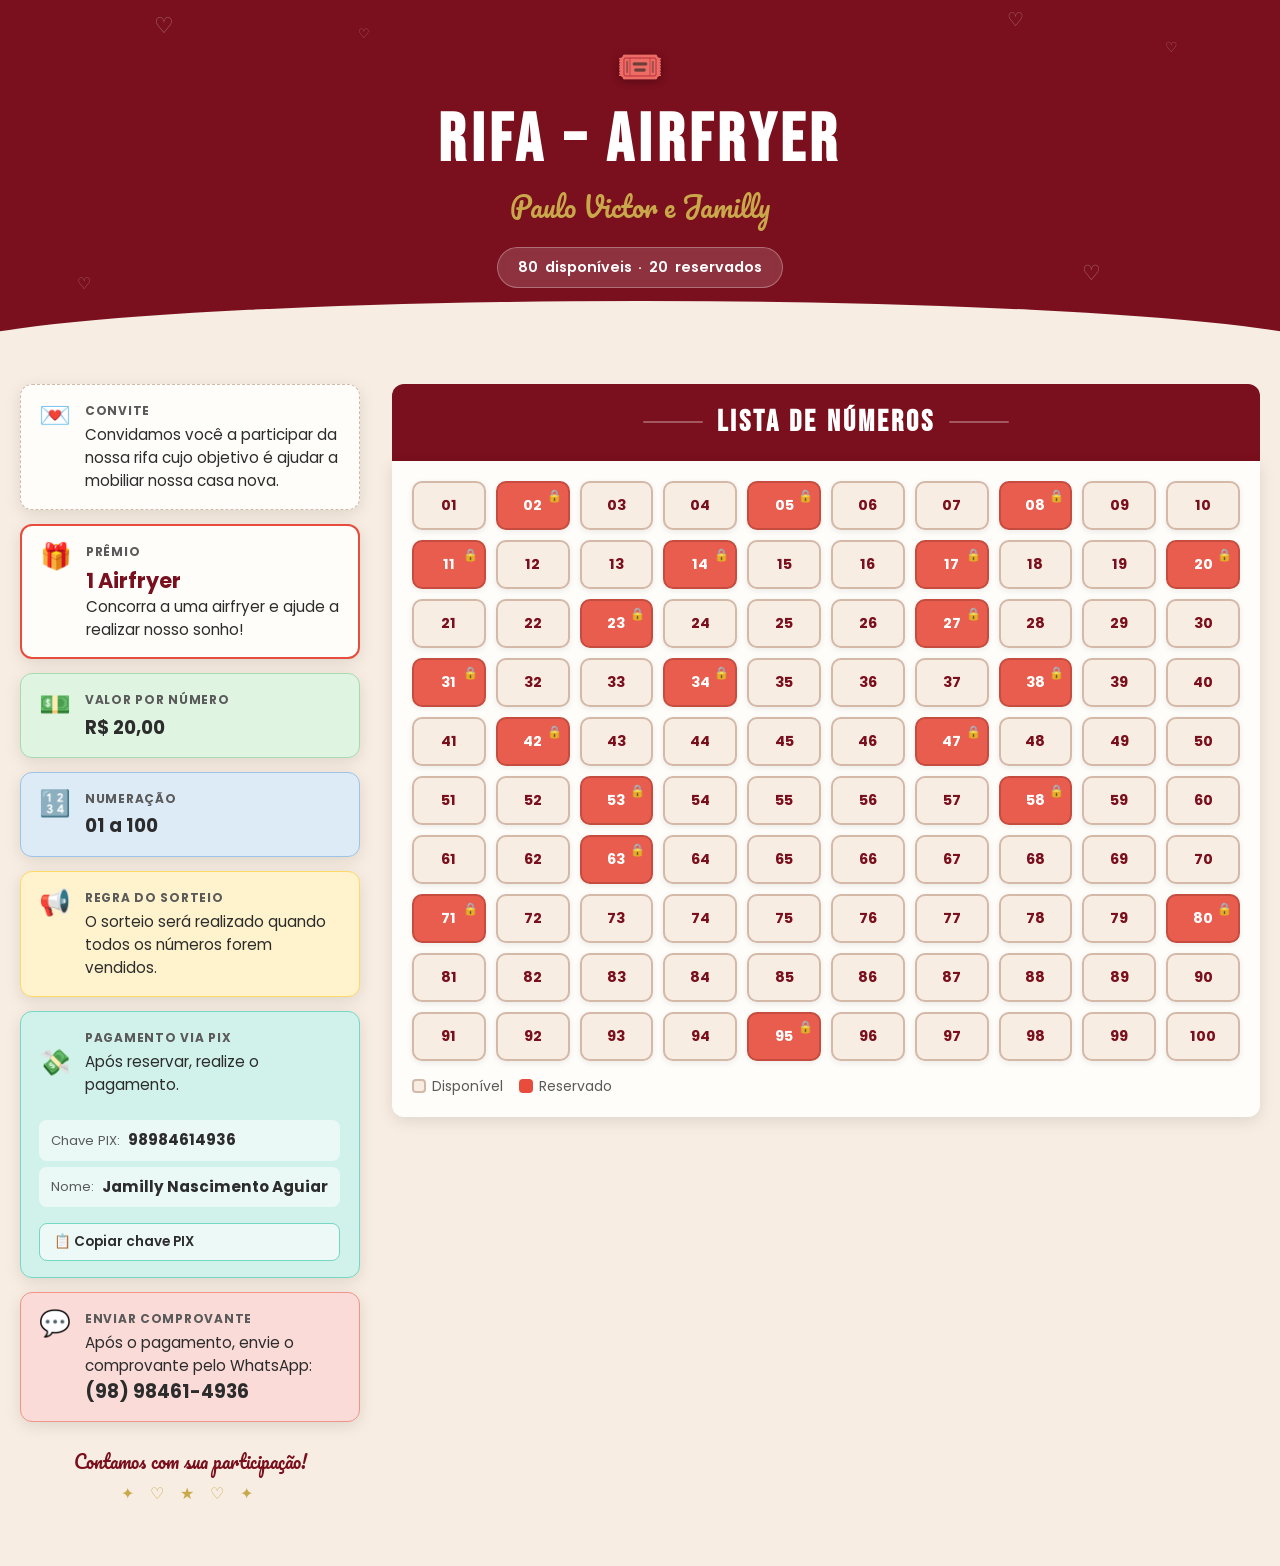
<file: index.html>
<!DOCTYPE html>
<html lang="pt-BR">
  <head>
    <meta charset="UTF-8" />
    <meta name="viewport" content="width=device-width, initial-scale=1.0" />
    <title>Rifa Airfryer – Paulo Victor e Jamilly</title>
    <link rel="preconnect" href="https://fonts.googleapis.com" />
    <link rel="preconnect" href="https://fonts.gstatic.com" crossorigin />
    <link
      href="https://fonts.googleapis.com/css2?family=Bebas+Neue&family=Pacifico&family=Poppins:wght@400;600;700&display=swap"
      rel="stylesheet"
    />
    <link rel="stylesheet" href="css/style.css" />
  </head>
  <body>
    <!-- ===== HEADER ===== -->
    <header class="site-header">
      <span class="heart heart-1">♡</span>
      <span class="heart heart-2">♡</span>
      <span class="heart heart-3">♡</span>
      <span class="heart heart-4">♡</span>
      <span class="heart heart-5">♡</span>
      <span class="heart heart-6">♡</span>

      <div class="header-inner">
        <span class="header-ticket" aria-hidden="true">🎟️</span>
        <h1>RIFA – AIRFRYER</h1>
        <p class="header-subtitle">Paulo Victor e Jamilly</p>
        <div class="counter" aria-live="polite">
          <span id="available-count">0</span>&nbsp;disponíveis &nbsp;·&nbsp;
          <span id="reserved-count">0</span>&nbsp;reservados
        </div>
      </div>
    </header>

    <!-- ===== CONTEÚDO PRINCIPAL ===== -->
    <div class="main-layout">

      <!-- Coluna esquerda: cards informativos -->
      <aside class="info-column" aria-label="Informações da rifa">

        <!-- Card convite -->
        <div class="info-card card-convite">
          <span class="info-card-icon" aria-hidden="true">💌</span>
          <div class="info-card-body">
            <p class="info-card-title">Convite</p>
            <p class="info-card-text">
              Convidamos você a participar da nossa rifa cujo objetivo é ajudar a mobiliar nossa casa nova.
            </p>
          </div>
        </div>

        <!-- Card prêmio -->
        <div class="info-card card-premio">
          <span class="info-card-icon" aria-hidden="true">🎁</span>
          <div class="info-card-body">
            <p class="info-card-title">Prêmio</p>
            <p class="info-card-text">
              <strong>1 Airfryer</strong>
              Concorra a uma airfryer e ajude a realizar nosso sonho!
            </p>
          </div>
        </div>

        <!-- Card valor -->
        <div class="info-card card-valor">
          <span class="info-card-icon" aria-hidden="true">💵</span>
          <div class="info-card-body">
            <p class="info-card-title">Valor por número</p>
            <p class="info-card-text"><strong>R$ 20,00</strong></p>
          </div>
        </div>

        <!-- Card números -->
        <div class="info-card card-numeros">
          <span class="info-card-icon" aria-hidden="true">🔢</span>
          <div class="info-card-body">
            <p class="info-card-title">Numeração</p>
            <p class="info-card-text"><strong>01 a 100</strong></p>
          </div>
        </div>

        <!-- Card regras -->
        <div class="info-card card-regras">
          <span class="info-card-icon" aria-hidden="true">📢</span>
          <div class="info-card-body">
            <p class="info-card-title">Regra do sorteio</p>
            <p class="info-card-text">
              O sorteio será realizado quando todos os números forem vendidos.
            </p>
          </div>
        </div>

        <!-- Card PIX -->
        <div class="info-card card-pix">
          <div class="pix-header">
            <span class="info-card-icon" aria-hidden="true">💸</span>
            <div>
              <p class="info-card-title">Pagamento via PIX</p>
              <p class="info-card-text">Após reservar, realize o pagamento.</p>
            </div>
          </div>
          <div class="pix-details">
            <div class="pix-field">
              <span>Chave PIX:</span>
              <strong id="pix-key-index">98984614936</strong>
            </div>
            <div class="pix-field">
              <span>Nome:</span>
              <strong>Jamilly Nascimento Aguiar</strong>
            </div>
            <button class="btn-copy-pix" id="copy-pix-index" type="button">
              📋 Copiar chave PIX
            </button>
          </div>
        </div>

        <!-- Card WhatsApp -->
        <div class="info-card card-whats">
          <span class="info-card-icon" aria-hidden="true">💬</span>
          <div class="info-card-body">
            <p class="info-card-title">Enviar comprovante</p>
            <p class="info-card-text">
              Após o pagamento, envie o comprovante pelo WhatsApp:
              <strong>(98) 98461-4936</strong>
            </p>
          </div>
        </div>

        <!-- Rodapé decorativo -->
        <div class="info-footer" aria-hidden="true">
          <p class="info-footer-text">Contamos com sua participação!</p>
          <p class="info-footer-deco">✦ ♡ ★ ♡ ✦</p>
        </div>

      </aside>

      <!-- Coluna direita: grade de números -->
      <section class="numbers-column" aria-label="Lista de números da rifa">
        <div class="numbers-section-header">
          <span class="deco-line" aria-hidden="true"></span>
          <h2>LISTA DE NÚMEROS</h2>
          <span class="deco-line" aria-hidden="true"></span>
        </div>
        <div class="numbers-grid-wrapper">
          <div class="numbers-grid" id="numbers-grid"></div>
          <div class="grid-legend" aria-hidden="true">
            <span class="legend-item">
              <span class="legend-dot available"></span> Disponível
            </span>
            <span class="legend-item">
              <span class="legend-dot reserved"></span> Reservado
            </span>
          </div>
        </div>
      </section>

    </div>

    <script src="js/index.js" defer></script>
    <script>
      const copyPixIndexBtn = document.getElementById('copy-pix-index');
      const pixKeyIndexEl = document.getElementById('pix-key-index');
      if (copyPixIndexBtn && pixKeyIndexEl) {
        copyPixIndexBtn.addEventListener('click', async () => {
          try {
            await navigator.clipboard.writeText(pixKeyIndexEl.textContent.trim());
            const original = copyPixIndexBtn.textContent;
            copyPixIndexBtn.textContent = '✅ Copiado!';
            setTimeout(() => { copyPixIndexBtn.textContent = original; }, 2000);
          } catch {
            alert('Não foi possível copiar automaticamente. Copie manualmente: ' + pixKeyIndexEl.textContent.trim());
          }
        });
      }
    </script>
  </body>
</html>
</file>
<file: css/style.css>
/* ===== VARIÁVEIS ===== */
:root {
  --vinho: #7a0f1d;
  --vinho-dark: #5c0a16;
  --vermelho: #e74c3c;
  --bege: #f7ede2;
  --branco-suave: #fffdf9;
  --branco: #ffffff;
  --dourado: #c9a84c;
  --texto: #2c2c2c;
  --texto-suave: #5a5a5a;

  /* Cards */
  --card-verde: #dff5e1;
  --card-verde-borda: #a8d9b0;
  --card-azul: #ddebf7;
  --card-azul-borda: #9dc3e6;
  --card-amarelo: #fff3cd;
  --card-amarelo-borda: #ffd966;
  --card-pix: #d1f2eb;
  --card-pix-borda: #76d7c4;
  --card-whats: #fadbd8;
  --card-whats-borda: #f1948a;

  --sombra: 0 4px 16px rgba(0, 0, 0, 0.1);
  --sombra-intensa: 0 8px 24px rgba(0, 0, 0, 0.18);
  --radius: 12px;
}

/* ===== RESET ===== */
*, *::before, *::after {
  box-sizing: border-box;
  margin: 0;
  padding: 0;
}

body {
  font-family: "Poppins", "Inter", sans-serif;
  background: var(--bege);
  color: var(--texto);
  line-height: 1.6;
  min-height: 100vh;
}

a {
  color: inherit;
  text-decoration: none;
}

/* ===== HEADER ===== */
.site-header {
  background: var(--vinho);
  position: relative;
  padding: 36px 24px 64px;
  text-align: center;
  overflow: hidden;
}

.site-header::after {
  content: "";
  position: absolute;
  bottom: -1px;
  left: -5%;
  width: 110%;
  height: 52px;
  background: var(--bege);
  border-radius: 50% 50% 0 0 / 100% 100% 0 0;
}

.header-inner {
  position: relative;
  z-index: 1;
}

.header-ticket {
  font-size: 2.4rem;
  display: block;
  margin-bottom: 8px;
  filter: drop-shadow(0 2px 4px rgba(0,0,0,0.3));
}

.site-header h1 {
  font-family: "Bebas Neue", "Anton", sans-serif;
  font-size: clamp(2.6rem, 7vw, 4.2rem);
  color: var(--branco);
  letter-spacing: 0.08em;
  line-height: 1.1;
  text-transform: uppercase;
}

.header-subtitle {
  font-family: "Pacifico", cursive;
  font-size: clamp(1.1rem, 3vw, 1.7rem);
  color: var(--dourado);
  margin-top: 6px;
  margin-bottom: 18px;
}

.counter {
  display: inline-flex;
  gap: 4px;
  padding: 8px 20px;
  border-radius: 999px;
  background: rgba(255,255,255,0.15);
  border: 1.5px solid rgba(255,255,255,0.3);
  color: var(--branco);
  font-weight: 600;
  font-size: 0.9rem;
  backdrop-filter: blur(4px);
}

/* Corações decorativos do header */
.heart {
  position: absolute;
  font-size: 1.1rem;
  color: rgba(255,255,255,0.35);
  line-height: 1;
  pointer-events: none;
  user-select: none;
}
.heart-1 { top: 14px; left: 12%; font-size: 1.4rem; }
.heart-2 { top: 28px; left: 28%; font-size: 0.8rem; }
.heart-3 { top: 10px; right: 20%; font-size: 1.2rem; }
.heart-4 { top: 40px; right: 8%; font-size: 0.9rem; }
.heart-5 { bottom: 60px; left: 6%; font-size: 1rem; }
.heart-6 { bottom: 68px; right: 14%; font-size: 1.3rem; }

/* ===== LAYOUT PRINCIPAL ===== */
.main-layout {
  display: flex;
  flex-direction: column;
  gap: 32px;
  max-width: 1280px;
  margin: 0 auto;
  padding: 32px 20px 56px;
}

@media (min-width: 1024px) {
  .main-layout {
    flex-direction: row;
    align-items: flex-start;
  }

  .info-column {
    width: 340px;
    flex-shrink: 0;
  }

  .numbers-column {
    flex: 1;
    min-width: 0;
  }
}

/* ===== COLUNA DE INFORMAÇÕES ===== */
.info-column {
  display: flex;
  flex-direction: column;
  gap: 14px;
}

/* ===== CARDS INFORMATIVOS ===== */
.info-card {
  border-radius: var(--radius);
  padding: 16px 18px;
  display: flex;
  align-items: flex-start;
  gap: 14px;
  box-shadow: var(--sombra);
}

.info-card-icon {
  font-size: 1.6rem;
  flex-shrink: 0;
  line-height: 1;
  margin-top: 2px;
}

.info-card-body {
  flex: 1;
}

.info-card-title {
  font-size: 0.75rem;
  font-weight: 700;
  text-transform: uppercase;
  letter-spacing: 0.06em;
  color: var(--texto-suave);
  margin-bottom: 4px;
}

.info-card-text {
  font-size: 0.95rem;
  line-height: 1.5;
  color: var(--texto);
}

.info-card-text strong {
  font-size: 1.15rem;
  display: block;
}

/* Card convite */
.card-convite {
  background: var(--branco-suave);
  border: 1.5px dashed #d4b8a8;
}

/* Card prêmio */
.card-premio {
  background: var(--branco-suave);
  border: 2px solid var(--vermelho);
}

.card-premio .info-card-text strong {
  color: var(--vinho);
  font-size: 1.3rem;
}

/* Card valor */
.card-valor {
  background: var(--card-verde);
  border: 1.5px solid var(--card-verde-borda);
}

/* Card números */
.card-numeros {
  background: var(--card-azul);
  border: 1.5px solid var(--card-azul-borda);
}

/* Card regras */
.card-regras {
  background: var(--card-amarelo);
  border: 1.5px solid var(--card-amarelo-borda);
}

/* Card PIX */
.card-pix {
  background: var(--card-pix);
  border: 1.5px solid var(--card-pix-borda);
  flex-direction: column;
}

.card-pix .pix-header {
  display: flex;
  align-items: center;
  gap: 14px;
}

.card-pix .pix-details {
  margin-top: 10px;
  display: flex;
  flex-direction: column;
  gap: 6px;
}

.pix-field {
  display: flex;
  align-items: center;
  gap: 8px;
  background: rgba(255,255,255,0.55);
  border-radius: 8px;
  padding: 8px 12px;
}

.pix-field span {
  font-size: 0.82rem;
  color: var(--texto-suave);
  white-space: nowrap;
}

.pix-field strong {
  font-size: 0.95rem;
  color: var(--texto);
  word-break: break-all;
}

.btn-copy-pix {
  display: inline-flex;
  align-items: center;
  gap: 6px;
  margin-top: 10px;
  padding: 8px 14px;
  border-radius: 8px;
  border: 1.5px solid var(--card-pix-borda);
  background: rgba(255,255,255,0.6);
  font-size: 0.85rem;
  font-weight: 600;
  color: var(--texto);
  cursor: pointer;
  transition: background 0.2s;
  font-family: inherit;
}

.btn-copy-pix:hover {
  background: rgba(255,255,255,0.85);
}

/* Card WhatsApp */
.card-whats {
  background: var(--card-whats);
  border: 1.5px solid var(--card-whats-borda);
}

/* Rodapé da coluna */
.info-footer {
  text-align: center;
  padding: 12px 0 4px;
}

.info-footer-text {
  font-family: "Pacifico", cursive;
  font-size: 1.1rem;
  color: var(--vinho);
}

.info-footer-deco {
  font-size: 1rem;
  margin-top: 4px;
  letter-spacing: 6px;
  color: var(--dourado);
}

/* ===== COLUNA DE NÚMEROS ===== */
.numbers-column {
  display: flex;
  flex-direction: column;
  gap: 0;
}

.numbers-section-header {
  background: var(--vinho);
  border-radius: var(--radius) var(--radius) 0 0;
  padding: 14px 20px;
  display: flex;
  align-items: center;
  justify-content: center;
  gap: 14px;
}

.numbers-section-header h2 {
  font-family: "Bebas Neue", "Anton", sans-serif;
  font-size: clamp(1.4rem, 3vw, 1.9rem);
  color: var(--branco);
  letter-spacing: 0.1em;
  text-transform: uppercase;
}

.numbers-section-header .deco-line {
  flex: 1;
  height: 2px;
  background: rgba(255,255,255,0.3);
  border-radius: 2px;
  max-width: 60px;
}

.numbers-grid-wrapper {
  background: var(--branco-suave);
  border-radius: 0 0 var(--radius) var(--radius);
  padding: 20px;
  box-shadow: var(--sombra);
}

.numbers-grid {
  display: grid;
  grid-template-columns: repeat(5, minmax(0, 1fr));
  gap: 10px;
}

@media (min-width: 480px) {
  .numbers-grid {
    grid-template-columns: repeat(8, minmax(0, 1fr));
  }
}

@media (min-width: 768px) {
  .numbers-grid {
    grid-template-columns: repeat(10, minmax(0, 1fr));
  }
}

.number-card {
  position: relative;
  border: 2px solid #d4b8a8;
  border-radius: 10px;
  background: var(--bege);
  color: var(--vinho);
  font-size: 0.9rem;
  font-weight: 700;
  font-family: "Poppins", sans-serif;
  padding: 12px 4px;
  text-align: center;
  cursor: pointer;
  box-shadow: 0 2px 6px rgba(0,0,0,0.08);
  transition: transform 0.18s ease, box-shadow 0.18s ease, background 0.18s;
  min-height: 48px;
}

.number-card.available:hover {
  transform: scale(1.1);
  box-shadow: var(--sombra-intensa);
  background: var(--vinho);
  color: var(--branco);
  border-color: var(--vinho);
}

.number-card.reserved {
  background: var(--vermelho);
  color: var(--branco);
  cursor: not-allowed;
  border-color: #c0392b;
}

.number-card.reserved .lock {
  position: absolute;
  top: 4px;
  right: 6px;
  font-size: 0.75rem;
}

.number-card:disabled {
  opacity: 0.9;
}

/* ===== LEGENDA ===== */
.grid-legend {
  display: flex;
  gap: 16px;
  flex-wrap: wrap;
  margin-top: 14px;
  font-size: 0.875rem;
  color: var(--texto-suave);
}

.legend-item {
  display: flex;
  align-items: center;
  gap: 6px;
}

.legend-dot {
  width: 14px;
  height: 14px;
  border-radius: 4px;
  flex-shrink: 0;
}

.legend-dot.available {
  background: var(--bege);
  border: 2px solid #d4b8a8;
}

.legend-dot.reserved {
  background: var(--vermelho);
}

/* ===== PÁGINA DETALHE ===== */
.container {
  max-width: 980px;
  margin: 0 auto;
  padding: 32px 20px 56px;
}

.back-link {
  display: inline-flex;
  align-items: center;
  gap: 8px;
  margin-bottom: 24px;
  color: var(--vinho);
  font-weight: 600;
  font-size: 0.95rem;
  transition: opacity 0.2s;
}

.back-link:hover {
  opacity: 0.75;
}

.detail-grid {
  display: grid;
  grid-template-columns: 1fr;
  gap: 24px;
}

@media (min-width: 768px) {
  .detail-grid {
    grid-template-columns: 1.3fr 0.7fr;
    align-items: start;
  }
}

.card {
  background: var(--branco-suave);
  border-radius: var(--radius);
  padding: 28px;
  box-shadow: var(--sombra);
}

.section-title {
  font-family: "Bebas Neue", "Anton", sans-serif;
  color: var(--vinho);
  font-size: 1.6rem;
  letter-spacing: 0.06em;
  margin-bottom: 16px;
}

.detail-info-row {
  display: flex;
  align-items: baseline;
  gap: 8px;
  margin-bottom: 10px;
  font-size: 0.95rem;
}

.detail-info-row strong {
  color: var(--vinho);
  white-space: nowrap;
}

.list {
  list-style: none;
  display: grid;
  gap: 8px;
  margin-top: 12px;
}

.list li {
  display: flex;
  align-items: flex-start;
  gap: 8px;
  font-size: 0.93rem;
}

.list li::before {
  content: "✦";
  color: var(--dourado);
  font-size: 0.75rem;
  margin-top: 3px;
  flex-shrink: 0;
}

.pix-box {
  margin-top: 20px;
  background: var(--card-pix);
  border: 1.5px solid var(--card-pix-borda);
  border-radius: var(--radius);
  padding: 16px;
}

.pix-box-label {
  font-size: 0.75rem;
  font-weight: 700;
  text-transform: uppercase;
  letter-spacing: 0.07em;
  color: var(--texto-suave);
  margin-bottom: 8px;
}

.pix-key {
  font-weight: 700;
  font-size: 1.05rem;
  word-break: break-all;
  color: var(--texto);
}

.badge {
  display: inline-flex;
  align-items: center;
  gap: 8px;
  padding: 7px 14px;
  border-radius: 999px;
  font-size: 0.9rem;
  font-weight: 600;
  margin-top: 10px;
}

.badge.available {
  background: var(--card-verde);
  color: #1a7a40;
  border: 1.5px solid var(--card-verde-borda);
}

.badge.reserved {
  background: var(--card-whats);
  color: #a93226;
  border: 1.5px solid var(--card-whats-borda);
}

.number-display {
  font-family: "Bebas Neue", "Anton", sans-serif;
  font-size: clamp(4rem, 10vw, 6rem);
  letter-spacing: 0.04em;
  font-weight: 400;
  line-height: 1;
  margin-bottom: 6px;
}

.number-display.available {
  color: var(--vinho);
}

.number-display.reserved {
  color: var(--vermelho);
}

.notice {
  margin-top: 14px;
  font-weight: 600;
  font-size: 0.92rem;
  color: var(--vinho);
}

.btn {
  display: inline-flex;
  align-items: center;
  justify-content: center;
  gap: 8px;
  padding: 13px 20px;
  border-radius: 10px;
  border: none;
  font-weight: 600;
  font-size: 0.95rem;
  font-family: inherit;
  cursor: pointer;
  min-width: 44px;
  min-height: 44px;
  transition: transform 0.18s ease, box-shadow 0.18s ease, opacity 0.18s;
  margin-top: 16px;
  width: 100%;
  text-align: center;
}

.btn:hover:not(:disabled) {
  transform: scale(1.03);
  box-shadow: var(--sombra-intensa);
}

.btn-primary {
  background: var(--vinho);
  color: var(--branco);
}

.btn-outline {
  background: transparent;
  border: 1.5px solid var(--vinho);
  color: var(--vinho);
  margin-top: 10px;
  width: auto;
}

.btn-success {
  background: #25d366;
  color: var(--branco);
}

.btn-disabled {
  background: #e0dbd5;
  color: #999;
  cursor: not-allowed;
  box-shadow: none;
}

.btn-disabled:hover {
  transform: none;
  box-shadow: none;
}

.hidden {
  display: none;
}
</file>
